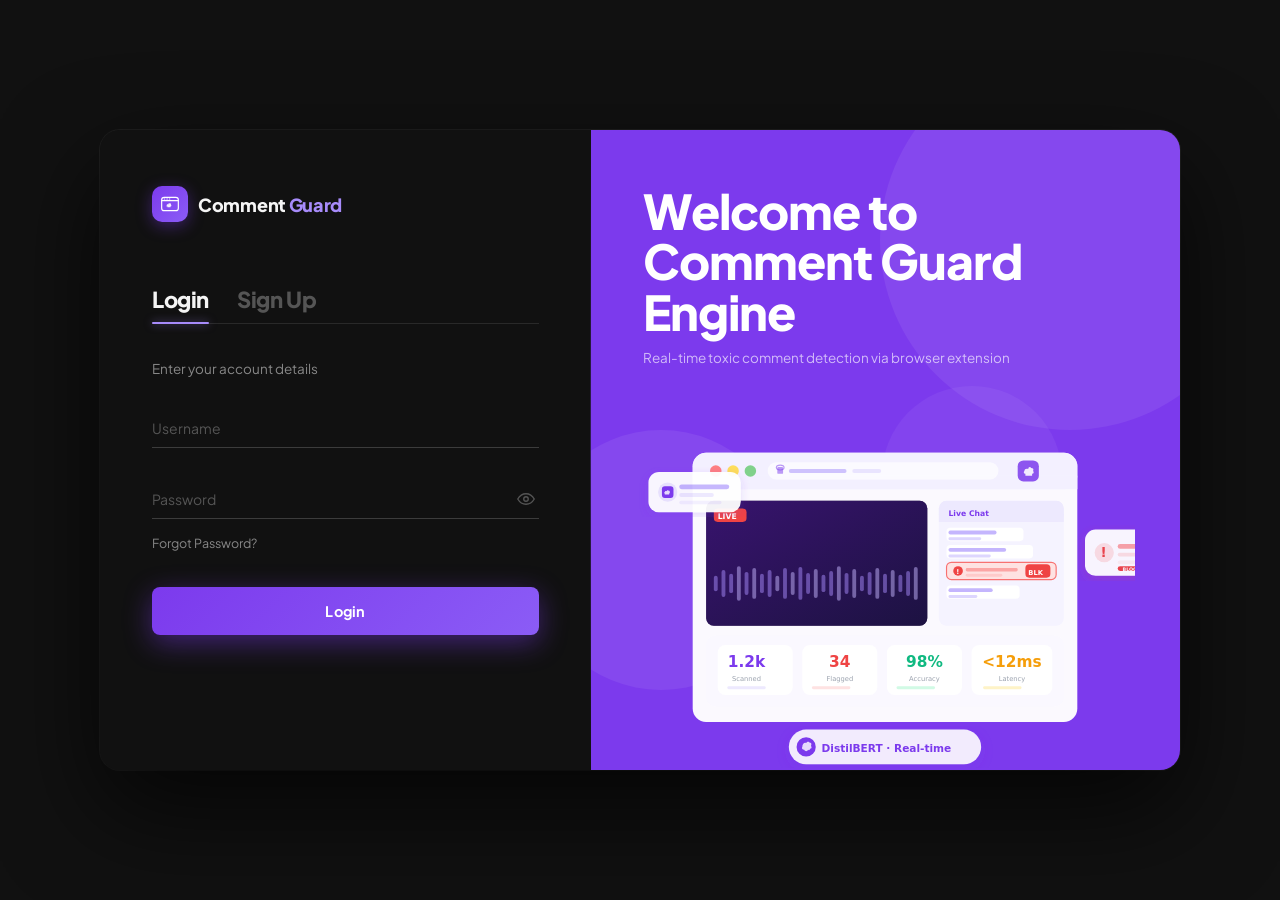
<file: frontend/index.html>
<!DOCTYPE html>
<html lang="en">
<head>
<meta charset="UTF-8">
<meta name="viewport" content="width=device-width, initial-scale=1.0">
<title>LiveStream Moderation Engine — Secure Access</title>
<link href="https://fonts.googleapis.com/css2?family=Plus+Jakarta+Sans:wght@300;400;500;600;700;800&display=swap" rel="stylesheet">
<style>
*, *::before, *::after { box-sizing: border-box; margin: 0; padding: 0; }

:root {
  --dark:    #111111;
  --dark2:   #1a1a1a;
  --dark3:   #222222;
  --purple:  #7c3aed;
  --purple2: #8b5cf6;
  --purple3: #a78bfa;
  --purple-bg: #7c3aed;
  --purple-light: #ede9fe;
  --text:    #f5f5f5;
  --text2:   #888888;
  --text3:   #555555;
  --border:  rgba(255,255,255,0.1);
  --input-border: rgba(255,255,255,0.18);
}

html, body {
  width: 100%; height: 100%;
  overflow: hidden;
  background: var(--dark);
  font-family: 'Plus Jakarta Sans', sans-serif;
  display: flex; align-items: center; justify-content: center;
}

.shell {
  width: min(1080px, 98vw);
  height: min(640px, 96vh);
  display: grid;
  grid-template-columns: 5fr 6fr;
  border-radius: 20px;
  overflow: hidden;
  box-shadow: 0 40px 100px rgba(0,0,0,0.7), 0 0 0 1px rgba(255,255,255,0.06);
  animation: shellIn 0.8s cubic-bezier(0.16,1,0.3,1) both;
}

@keyframes shellIn {
  from { opacity: 0; transform: translateY(40px) scale(0.97); }
  to   { opacity: 1; transform: translateY(0) scale(1); }
}

.left {
  background: var(--dark);
  padding: 56px 52px;
  display: flex;
  flex-direction: column;
  justify-content: space-between;
  position: relative;
}

.left::after {
  content: '';
  position: absolute;
  top: 0; right: 0; bottom: 0;
  width: 1px;
  background: linear-gradient(180deg, transparent, rgba(124,58,237,0.3) 50%, transparent);
}

.logo {
  display: flex; align-items: center; gap: 10px;
  animation: fadeUp 0.6s 0.1s ease both;
}

.logo-icon {
  width: 36px; height: 36px;
  background: linear-gradient(135deg, var(--purple), var(--purple2));
  border-radius: 10px;
  display: flex; align-items: center; justify-content: center;
  box-shadow: 0 4px 16px rgba(124,58,237,0.4);
}

.logo-icon svg { width: 20px; height: 20px; }

.logo-name {
  font-size: 18px;
  font-weight: 800;
  color: var(--text);
  letter-spacing: -0.3px;
}

.logo-name span { color: var(--purple3); }

.form-body {
  flex: 1;
  display: flex;
  flex-direction: column;
  justify-content: center;
  padding: 20px 0;
}

.form-sub {
  font-size: 13.5px;
  color: var(--text2);
  font-weight: 400;
  animation: fadeUp 0.6s 0.24s ease both;
}

.field {
  margin-bottom: 32px;
  position: relative;
  animation: fadeUp 0.6s ease both;
}
.field:nth-of-type(1) { animation-delay: 0.3s; }
.field:nth-of-type(2) { animation-delay: 0.38s; }

.field input {
  width: 100%;
  background: transparent;
  border: none;
  border-bottom: 1px solid var(--input-border);
  padding: 10px 40px 10px 0;
  color: var(--text);
  font-family: 'Plus Jakarta Sans', sans-serif;
  font-size: 14px;
  font-weight: 400;
  outline: none;
  transition: border-color 0.3s;
  caret-color: var(--purple3);
}

.field input::placeholder { color: var(--text3); font-weight: 400; }
.field input:focus { border-color: var(--purple3); }

.field-line {
  position: absolute;
  bottom: 0; left: 0;
  height: 1.5px;
  width: 0%;
  background: linear-gradient(90deg, var(--purple), var(--purple3));
  transition: width 0.35s cubic-bezier(0.4,0,0.2,1);
  border-radius: 2px;
  box-shadow: 0 0 8px rgba(124,58,237,0.5);
}

.field:focus-within .field-line { width: 100%; }

.eye-btn {
  position: absolute;
  right: 0; top: 50%; transform: translateY(-50%);
  background: none; border: none;
  cursor: pointer; padding: 4px;
  color: var(--text3);
  display: flex; align-items: center;
  transition: color 0.2s;
}
.eye-btn:hover { color: var(--purple3); }
.eye-btn svg { width: 18px; height: 18px; }

/* ── TABS ── */
.tabs {
  display: flex;
  gap: 0;
  margin-bottom: 36px;
  border-bottom: 1px solid var(--border);
  animation: fadeUp 0.6s 0.18s ease both;
}

.tab-btn {
  padding: 10px 0;
  margin-right: 28px;
  background: none;
  border: none;
  font-family: 'Plus Jakarta Sans', sans-serif;
  font-size: 22px;
  font-weight: 800;
  letter-spacing: -0.4px;
  color: var(--text3);
  cursor: pointer;
  position: relative;
  transition: color 0.25s;
}

.tab-btn.active { color: var(--text); }

.tab-btn::after {
  content: '';
  position: absolute;
  bottom: -1px; left: 0; right: 0;
  height: 2px;
  background: var(--purple3);
  border-radius: 2px;
  transform: scaleX(0);
  transition: transform 0.3s cubic-bezier(0.4,0,0.2,1);
  box-shadow: 0 0 8px rgba(167,139,250,0.6);
}
.tab-btn.active::after { transform: scaleX(1); }

.form-panel { display: none; flex-direction: column; }
.form-panel.active { display: flex; }

.forgot {
  display: block;
  font-size: 12.5px;
  color: var(--text2);
  font-weight: 400;
  text-decoration: none;
  margin-top: -16px;
  margin-bottom: 36px;
  cursor: pointer;
  width: fit-content;
  transition: color 0.2s;
}
.forgot:hover { color: var(--purple3); }

/* ── LOGIN BUTTON ── */
.login-btn {
  width: 100%;
  padding: 15px 24px;
  border: none;
  border-radius: 8px;
  cursor: pointer;
  font-family: 'Plus Jakarta Sans', sans-serif;
  font-size: 14.5px;
  font-weight: 700;
  letter-spacing: 0.02em;
  color: #fff;
  background: linear-gradient(135deg, var(--purple) 0%, var(--purple2) 100%);
  box-shadow: 0 8px 28px rgba(124,58,237,0.45);
  position: relative;
  overflow: hidden;
  transition: transform 0.15s, box-shadow 0.2s;
  animation: fadeUp 0.6s 0.52s ease both;
}
.login-btn::before {
  content: '';
  position: absolute;
  top: -50%; left: -75%;
  width: 50%; height: 200%;
  background: linear-gradient(105deg, transparent, rgba(255,255,255,0.18), transparent);
  transform: skewX(-20deg);
  transition: left 0.55s ease;
}
.login-btn:hover::before { left: 160%; }
.login-btn:hover { transform: translateY(-2px); box-shadow: 0 14px 36px rgba(124,58,237,0.55); }
.login-btn:active { transform: translateY(0); }

/* ── ERROR ── */
.error-msg {
  margin-top: 12px;
  font-size: 12px;
  color: #f87171;
  font-weight: 500;
  display: flex; align-items: center; gap: 6px;
  opacity: 0;
  transform: translateY(4px);
  transition: opacity 0.25s, transform 0.25s;
}
.error-msg.show { opacity: 1; transform: translateY(0); }

/* ── SIGNUP BUTTON ── */
.signup-submit-btn {
  width: 100%;
  padding: 15px 24px;
  border: none;
  border-radius: 8px;
  cursor: pointer;
  font-family: 'Plus Jakarta Sans', sans-serif;
  font-size: 14.5px;
  font-weight: 700;
  letter-spacing: 0.02em;
  color: #fff;
  background: linear-gradient(135deg, var(--purple) 0%, var(--purple2) 100%);
  box-shadow: 0 8px 28px rgba(124,58,237,0.45);
  position: relative;
  overflow: hidden;
  transition: transform 0.15s, box-shadow 0.2s;
  animation: fadeUp 0.6s 0.6s ease both;
}
.signup-submit-btn::before {
  content: '';
  position: absolute;
  top: -50%; left: -75%;
  width: 50%; height: 200%;
  background: linear-gradient(105deg, transparent, rgba(255,255,255,0.18), transparent);
  transform: skewX(-20deg);
  transition: left 0.55s ease;
}
.signup-submit-btn:hover::before { left: 160%; }
.signup-submit-btn:hover { transform: translateY(-2px); box-shadow: 0 14px 36px rgba(124,58,237,0.55); }
.signup-submit-btn:active { transform: translateY(0); }

.success-reg-msg {
  margin-top: 12px;
  font-size: 12px;
  color: #6ee7b7;
  font-weight: 500;
  display: flex; align-items: center; gap: 6px;
  opacity: 0;
  transform: translateY(4px);
  transition: opacity 0.25s, transform 0.25s;
}
.success-reg-msg.show { opacity: 1; transform: translateY(0); }

/* ══════════════════════════════
   RIGHT — PURPLE ILLUSTRATION PANEL
══════════════════════════════ */
.right {
  background: var(--purple-bg);
  position: relative;
  overflow: hidden;
  display: flex;
  flex-direction: column;
  padding: 56px 52px 0;
}

.blob {
  position: absolute;
  border-radius: 50%;
  background: rgba(255,255,255,0.07);
  pointer-events: none;
}
.blob1 { width: 380px; height: 380px; top: -80px; right: -80px; animation: blobDrift 9s ease-in-out infinite alternate; }
.blob2 { width: 260px; height: 260px; bottom: 80px; left: -60px; animation: blobDrift 12s ease-in-out infinite alternate-reverse; }
.blob3 { width: 180px; height: 180px; top: 40%; right: 20%; background: rgba(255,255,255,0.05); animation: blobDrift 7s ease-in-out infinite; }

@keyframes blobDrift {
  from { transform: translate(0, 0) scale(1); }
  to   { transform: translate(20px, 20px) scale(1.08); }
}

.right-content { position: relative; z-index: 2; }

.right-title {
  font-size: 48px;
  font-weight: 800;
  color: #fff;
  line-height: 1.05;
  letter-spacing: -1px;
  margin-bottom: 12px;
  animation: fadeUp 0.7s 0.25s ease both;
}

.right-sub {
  font-size: 13.5px;
  color: rgba(255,255,255,0.65);
  font-weight: 400;
  animation: fadeUp 0.7s 0.35s ease both;
}

.illo-wrap {
  position: absolute;
  bottom: 0; left: 0; right: 0;
  display: flex;
  justify-content: center;
  align-items: flex-end;
  pointer-events: none;
  animation: illoIn 0.9s 0.4s cubic-bezier(0.16,1,0.3,1) both;
  z-index: 3;
}

@keyframes illoIn {
  from { opacity: 0; transform: translateY(40px); }
  to   { opacity: 1; transform: translateY(0); }
}

.illo-wrap svg { width: 100%; max-width: 500px; height: auto; }

/* ── SUCCESS OVERLAY ── */
.success-overlay {
  position: absolute; inset: 0; z-index: 50;
  background: var(--dark);
  display: flex; flex-direction: column; align-items: center; justify-content: center; gap: 18px;
  opacity: 0; pointer-events: none;
  transition: opacity 0.5s;
  border-radius: 20px;
}
.success-overlay.show { opacity: 1; pointer-events: auto; }

.success-icon {
  width: 72px; height: 72px;
  background: linear-gradient(135deg, var(--purple), var(--purple2));
  border-radius: 50%;
  display: flex; align-items: center; justify-content: center;
  box-shadow: 0 0 40px rgba(124,58,237,0.5);
  animation: popIn 0.6s cubic-bezier(0.34,1.56,0.64,1) both;
}

@keyframes popIn {
  from { transform: scale(0); opacity: 0; }
  to   { transform: scale(1); opacity: 1; }
}

.success-icon svg { width: 34px; height: 34px; }
.success-title { font-size: 28px; font-weight: 800; color: var(--text); letter-spacing: -0.5px; }
.success-sub { font-size: 13px; color: var(--text2); font-weight: 400; }

/* ── KEYFRAMES ── */
@keyframes fadeUp {
  from { opacity: 0; transform: translateY(18px); }
  to   { opacity: 1; transform: translateY(0); }
}

@keyframes shake {
  0%,100% { transform: translateX(0); }
  15% { transform: translateX(-8px); }
  30% { transform: translateX(7px); }
  45% { transform: translateX(-5px); }
  60% { transform: translateX(4px); }
  75% { transform: translateX(-2px); }
}
.shake { animation: shake 0.5s ease; }

@media (max-width: 680px) {
  .shell { grid-template-columns: 1fr; height: auto; border-radius: 16px; }
  .right { display: none; }
  .left { padding: 40px 28px; }
  html, body { overflow: auto; align-items: flex-start; padding: 20px; }
}
</style>
</head>
<body>

<div class="shell" id="shell">

  <!-- ══ LEFT FORM PANEL ══ -->
  <div class="left">

    <div class="logo">
      <div class="logo-icon">
        <svg viewBox="0 0 24 24" fill="none">
          <rect x="2" y="4" width="20" height="16" rx="3" stroke="white" stroke-width="1.4"/>
          <path d="M2 8h20" stroke="white" stroke-width="1.4"/>
          <circle cx="5.5" cy="6" r="1" fill="white" opacity="0.7"/>
          <circle cx="8.5" cy="6" r="1" fill="white" opacity="0.7"/>
          <circle cx="11.5" cy="6" r="1" fill="white" opacity="0.7"/>
          <path d="M8 14 C8 12.5 9 12 10 12.5 C10 11 11 10.5 12 11.5 C13 11 14 12 13 13 C14 13.5 14 15 12.5 15 L12.5 16 L9 16 L9 15 C7.5 15 7.5 14 8 14Z" fill="white" opacity="0.9"/>
        </svg>
      </div>
      <div class="logo-name">Comment <span>Guard</span></div>
    </div>

    <div class="form-body">

      <div class="tabs">
        <button class="tab-btn active" id="tab-login" onclick="switchTab('login')">Login</button>
        <button class="tab-btn" id="tab-signup" onclick="switchTab('signup')">Sign Up</button>
      </div>

      <!-- ── LOGIN PANEL ── -->
      <div class="form-panel active" id="panel-login">
        <div class="form-sub" style="margin-bottom:32px">Enter your account details</div>

        <div class="field">
          <input type="text" id="username" placeholder="Username" autocomplete="off" spellcheck="false">
          <div class="field-line"></div>
        </div>

        <div class="field">
          <input type="password" id="password" placeholder="Password"
                 onkeydown="if(event.key==='Enter') doLogin()">
          <div class="field-line"></div>
          <button class="eye-btn" onclick="togglePwd()" type="button" tabindex="-1">
            <svg id="eye-icon" viewBox="0 0 24 24" fill="none" stroke="currentColor" stroke-width="1.8" stroke-linecap="round" stroke-linejoin="round">
              <path d="M1 12C1 12 5 5 12 5C19 5 23 12 23 12C23 12 19 19 12 19C5 19 1 12 1 12Z"/>
              <circle cx="12" cy="12" r="3"/>
            </svg>
          </button>
        </div>

        <a class="forgot" onclick="return false;">Forgot Password?</a>

        <button class="login-btn" onclick="doLogin()">Login</button>

        <div class="error-msg" id="error-msg">
          <svg width="14" height="14" viewBox="0 0 24 24" fill="none" stroke="currentColor" stroke-width="2">
            <circle cx="12" cy="12" r="10"/><line x1="12" y1="8" x2="12" y2="12"/><line x1="12" y1="16" x2="12.01" y2="16"/>
          </svg>
          Invalid credentials. Please try again.
        </div>
      </div>

      <!-- ── SIGN UP PANEL ── -->
      <div class="form-panel" id="panel-signup">
        <div class="form-sub" style="margin-bottom:28px">Create your account to get started</div>

        <div class="field">
          <input type="text" id="su-name" placeholder="Full Name" autocomplete="off" spellcheck="false">
          <div class="field-line"></div>
        </div>

        <div class="field">
          <input type="email" id="su-email" placeholder="Email Address" autocomplete="off">
          <div class="field-line"></div>
        </div>

        <div class="field">
          <input type="password" id="su-password" placeholder="Create Password"
                 onkeydown="if(event.key==='Enter') doSignup()">
          <div class="field-line"></div>
          <button class="eye-btn" onclick="toggleSuPwd()" type="button" tabindex="-1">
            <svg id="su-eye-icon" viewBox="0 0 24 24" fill="none" stroke="currentColor" stroke-width="1.8" stroke-linecap="round" stroke-linejoin="round">
              <path d="M1 12C1 12 5 5 12 5C19 5 23 12 23 12C23 12 19 19 12 19C5 19 1 12 1 12Z"/>
              <circle cx="12" cy="12" r="3"/>
            </svg>
          </button>
        </div>

        <button class="signup-submit-btn" onclick="doSignup()">Create Account</button>

        <div class="success-reg-msg" id="success-reg-msg">
          <svg width="14" height="14" viewBox="0 0 24 24" fill="none" stroke="currentColor" stroke-width="2">
            <polyline points="20 6 9 17 4 12"/>
          </svg>
          Account created! You can now log in.
        </div>
      </div>

    </div>

    <!-- Success overlay -->
    <div class="success-overlay" id="success-overlay">
      <div class="success-icon">
        <svg viewBox="0 0 24 24" fill="none" stroke="white" stroke-width="2.5" stroke-linecap="round" stroke-linejoin="round">
          <polyline points="20 6 9 17 4 12"/>
        </svg>
      </div>
      <div class="success-title">Access Granted</div>
      <div class="success-sub">Redirecting to moderation dashboard…</div>
    </div>
  </div>

  <!-- ══ RIGHT ILLUSTRATION PANEL ══ -->
  <div class="right">
    <div class="blob blob1"></div>
    <div class="blob blob2"></div>
    <div class="blob blob3"></div>

    <div class="right-content">
      <div class="right-title">Welcome to<br>Comment Guard Engine</div>
      <div class="right-sub">Real-time toxic comment detection via browser extension</div>
    </div>

    <div class="illo-wrap">
      <svg viewBox="0 0 520 390" fill="none" xmlns="http://www.w3.org/2000/svg">

        <!-- BROWSER WINDOW -->
        <rect x="60" y="60" width="400" height="280" rx="14" fill="white" opacity="0.97"/>
        <rect x="60" y="60" width="400" height="38" rx="14" fill="#f3f0ff"/>
        <rect x="60" y="84" width="400" height="14" fill="#f3f0ff"/>

        <!-- Traffic lights -->
        <circle cx="84" cy="79" r="6" fill="#ff6b6b" opacity="0.85"/>
        <circle cx="102" cy="79" r="6" fill="#ffd93d" opacity="0.85"/>
        <circle cx="120" cy="79" r="6" fill="#6bcb77" opacity="0.85"/>

        <!-- URL bar -->
        <rect x="138" y="70" width="240" height="18" rx="9" fill="white" opacity="0.7"/>
        <rect x="148" y="75" width="6" height="7" rx="1" fill="#7c3aed" opacity="0.5"/>
        <rect x="147" y="73" width="8" height="5" rx="4" fill="none" stroke="#7c3aed" stroke-width="1.2" opacity="0.5"/>
        <rect x="160" y="77" width="60" height="4" rx="2" fill="#c4b5fd" opacity="0.8"/>
        <rect x="226" y="77" width="30" height="4" rx="2" fill="#ddd6fe" opacity="0.6"/>

        <!-- Extension icon -->
        <g transform="translate(398, 68)" opacity="0.85">
          <rect width="22" height="22" rx="6" fill="#7c3aed"/>
          <path d="M7 11 C7 9 9 8 11 9 C11 7 13 6 14 8 C16 8 17 9 16 11 C17 12 17 14 15 14 L15 16 L8 16 L8 14 C6 14 6 12 7 11Z" fill="white" opacity="0.9"/>
        </g>

        <!-- LIVESTREAM VIDEO AREA -->
        <rect x="74" y="110" width="230" height="130" rx="8" fill="#1a0533"/>
        <rect x="74" y="110" width="230" height="130" rx="8" fill="url(#videoGrad)" opacity="0.6"/>
        <defs>
          <linearGradient id="videoGrad" x1="0" y1="0" x2="1" y2="1">
            <stop offset="0%" stop-color="#4c1d95"/>
            <stop offset="100%" stop-color="#1e1b4b"/>
          </linearGradient>
        </defs>
        <rect x="82" y="118" width="34" height="14" rx="4" fill="#ef4444"/>
        <text x="86" y="129" font-family="system-ui" font-size="8" font-weight="700" fill="white">LIVE</text>

        <!-- Waveform -->
        <g opacity="0.5">
          <rect x="82" y="188" width="4" height="16" rx="2" fill="#a78bfa"/>
          <rect x="90" y="182" width="4" height="28" rx="2" fill="#a78bfa"/>
          <rect x="98" y="186" width="4" height="20" rx="2" fill="#a78bfa"/>
          <rect x="106" y="178" width="4" height="36" rx="2" fill="#c4b5fd"/>
          <rect x="114" y="184" width="4" height="24" rx="2" fill="#a78bfa"/>
          <rect x="122" y="180" width="4" height="32" rx="2" fill="#c4b5fd"/>
          <rect x="130" y="186" width="4" height="20" rx="2" fill="#a78bfa"/>
          <rect x="138" y="182" width="4" height="28" rx="2" fill="#a78bfa"/>
          <rect x="146" y="188" width="4" height="16" rx="2" fill="#c4b5fd"/>
          <rect x="154" y="180" width="4" height="32" rx="2" fill="#a78bfa"/>
          <rect x="162" y="184" width="4" height="24" rx="2" fill="#c4b5fd"/>
          <rect x="170" y="179" width="4" height="34" rx="2" fill="#a78bfa"/>
          <rect x="178" y="185" width="4" height="22" rx="2" fill="#a78bfa"/>
          <rect x="186" y="181" width="4" height="30" rx="2" fill="#c4b5fd"/>
          <rect x="194" y="187" width="4" height="18" rx="2" fill="#a78bfa"/>
          <rect x="202" y="183" width="4" height="26" rx="2" fill="#a78bfa"/>
          <rect x="210" y="178" width="4" height="36" rx="2" fill="#c4b5fd"/>
          <rect x="218" y="185" width="4" height="22" rx="2" fill="#a78bfa"/>
          <rect x="226" y="181" width="4" height="30" rx="2" fill="#c4b5fd"/>
          <rect x="234" y="188" width="4" height="16" rx="2" fill="#a78bfa"/>
          <rect x="242" y="184" width="4" height="24" rx="2" fill="#a78bfa"/>
          <rect x="250" y="180" width="4" height="32" rx="2" fill="#c4b5fd"/>
          <rect x="258" y="186" width="4" height="20" rx="2" fill="#a78bfa"/>
          <rect x="266" y="182" width="4" height="28" rx="2" fill="#c4b5fd"/>
          <rect x="274" y="187" width="4" height="18" rx="2" fill="#a78bfa"/>
          <rect x="282" y="183" width="4" height="26" rx="2" fill="#a78bfa"/>
          <rect x="290" y="179" width="4" height="34" rx="2" fill="#c4b5fd"/>
        </g>

        <!-- CHAT / COMMENT FEED -->
        <rect x="316" y="110" width="130" height="130" rx="8" fill="#f5f3ff"/>
        <rect x="316" y="110" width="130" height="22" rx="8" fill="#ede9fe"/>
        <rect x="316" y="124" width="130" height="8" fill="#ede9fe"/>
        <text x="326" y="126" font-family="system-ui" font-size="8" font-weight="600" fill="#7c3aed">Live Chat</text>

        <rect x="324" y="138" width="80" height="14" rx="4" fill="white"/>
        <rect x="326" y="141" width="50" height="4" rx="2" fill="#c4b5fd"/>
        <rect x="326" y="148" width="34" height="3" rx="1.5" fill="#ddd6fe"/>

        <rect x="324" y="156" width="90" height="14" rx="4" fill="white"/>
        <rect x="326" y="159" width="60" height="4" rx="2" fill="#c4b5fd"/>
        <rect x="326" y="166" width="44" height="3" rx="1.5" fill="#ddd6fe"/>

        <!-- Toxic message -->
        <rect x="324" y="174" width="114" height="18" rx="5" fill="#fee2e2" stroke="#f87171" stroke-width="1.2"/>
        <circle cx="336" cy="183" r="5" fill="#ef4444"/>
        <text x="334" y="186" font-family="system-ui" font-size="7" font-weight="700" fill="white">!</text>
        <rect x="344" y="180" width="54" height="3.5" rx="1.5" fill="#fca5a5"/>
        <rect x="344" y="186" width="38" height="3" rx="1.5" fill="#fecaca"/>
        <rect x="406" y="176" width="26" height="14" rx="4" fill="#ef4444"/>
        <text x="409" y="187" font-family="system-ui" font-size="7" font-weight="700" fill="white">BLK</text>

        <rect x="324" y="198" width="76" height="14" rx="4" fill="white"/>
        <rect x="326" y="201" width="46" height="4" rx="2" fill="#c4b5fd"/>
        <rect x="326" y="208" width="30" height="3" rx="1.5" fill="#ddd6fe"/>

        <!-- STATS ROW -->
        <rect x="74" y="250" width="372" height="74" rx="10" fill="#faf8ff"/>

        <rect x="86" y="260" width="78" height="52" rx="8" fill="white"/>
        <text x="116" y="283" text-anchor="middle" font-family="system-ui" font-size="16" font-weight="800" fill="#7c3aed">1.2k</text>
        <text x="116" y="297" text-anchor="middle" font-family="system-ui" font-size="7" fill="#9ca3af">Scanned</text>
        <rect x="96" y="303" width="40" height="3" rx="1.5" fill="#ede9fe"/>

        <rect x="174" y="260" width="78" height="52" rx="8" fill="white"/>
        <text x="213" y="283" text-anchor="middle" font-family="system-ui" font-size="16" font-weight="800" fill="#ef4444">34</text>
        <text x="213" y="297" text-anchor="middle" font-family="system-ui" font-size="7" fill="#9ca3af">Flagged</text>
        <rect x="184" y="303" width="40" height="3" rx="1.5" fill="#fee2e2"/>

        <rect x="262" y="260" width="78" height="52" rx="8" fill="white"/>
        <text x="301" y="283" text-anchor="middle" font-family="system-ui" font-size="16" font-weight="800" fill="#10b981">98%</text>
        <text x="301" y="297" text-anchor="middle" font-family="system-ui" font-size="7" fill="#9ca3af">Accuracy</text>
        <rect x="272" y="303" width="40" height="3" rx="1.5" fill="#d1fae5"/>

        <rect x="350" y="260" width="84" height="52" rx="8" fill="white"/>
        <text x="392" y="283" text-anchor="middle" font-family="system-ui" font-size="16" font-weight="800" fill="#f59e0b">&lt;12ms</text>
        <text x="392" y="297" text-anchor="middle" font-family="system-ui" font-size="7" fill="#9ca3af">Latency</text>
        <rect x="362" y="303" width="40" height="3" rx="1.5" fill="#fef3c7"/>

        <!-- FLOATING BADGES -->
        <g transform="translate(14, 80)" opacity="0.95">
          <rect width="96" height="42" rx="11" fill="white" filter="url(#shadow1)"/>
          <defs><filter id="shadow1"><feDropShadow dx="0" dy="4" stdDeviation="6" flood-color="rgba(124,58,237,0.18)"/></filter></defs>
          <circle cx="20" cy="21" r="10" fill="#ede9fe"/>
          <rect x="14" y="15" width="12" height="12" rx="3" fill="#7c3aed"/>
          <path d="M17 21 C17 20 18 19.5 19 20 C19 19 20 18.5 21 19.5 C22 19.5 22.5 20 22 21 C22.5 21.5 22.5 22.5 21.5 22.5 L21.5 23.5 L17 23.5 L17 22.5 C16 22.5 16 21.5 17 21Z" fill="white" opacity="0.85"/>
          <rect x="32" y="13" width="52" height="5" rx="2.5" fill="#c4b5fd"/>
          <rect x="32" y="22" width="36" height="4" rx="2" fill="#ede9fe"/>
          <rect x="32" y="30" width="44" height="3.5" rx="1.75" fill="#f3f0ff"/>
        </g>

        <g transform="translate(468, 140)" opacity="0.95">
          <rect width="88" height="48" rx="11" fill="white" filter="url(#shadow2)"/>
          <defs><filter id="shadow2"><feDropShadow dx="0" dy="4" stdDeviation="6" flood-color="rgba(239,68,68,0.18)"/></filter></defs>
          <circle cx="20" cy="24" r="10" fill="#fee2e2"/>
          <text x="16" y="29" font-family="system-ui" font-size="14" font-weight="800" fill="#ef4444">!</text>
          <rect x="34" y="15" width="42" height="5" rx="2.5" fill="#fca5a5"/>
          <rect x="34" y="24" width="30" height="4" rx="2" fill="#fee2e2"/>
          <rect x="34" y="32" width="38" height="4" rx="2" fill="#fef2f2"/>
          <rect x="34" y="38" width="42" height="5" rx="2.5" fill="#ef4444"/>
          <text x="39" y="43" font-family="system-ui" font-size="5" font-weight="700" fill="white">BLOCKED</text>
        </g>

        <g transform="translate(160, 348)" opacity="0.9">
          <rect width="200" height="36" rx="18" fill="white" filter="url(#shadow3)"/>
          <defs><filter id="shadow3"><feDropShadow dx="0" dy="4" stdDeviation="8" flood-color="rgba(124,58,237,0.2)"/></filter></defs>
          <circle cx="18" cy="18" r="10" fill="#7c3aed"/>
          <path d="M14 18 C14 15 16 13 18 14 C19 12 21 12 22 14 C23 13 24 15 23 17 C24 18 24 20 22 20 C22 21 21 22 20 21 C19 23 17 23 16 21 C14 21 13 19 14 18Z" fill="white" opacity="0.9"/>
          <text x="34" y="23" font-family="system-ui" font-size="11" font-weight="700" fill="#7c3aed">DistilBERT · Real-time</text>
        </g>

      </svg>
    </div>
  </div>

</div>

<script>
function switchTab(tab) {
  document.getElementById('panel-login').classList.toggle('active', tab === 'login');
  document.getElementById('panel-signup').classList.toggle('active', tab === 'signup');
  document.getElementById('tab-login').classList.toggle('active', tab === 'login');
  document.getElementById('tab-signup').classList.toggle('active', tab === 'signup');
  document.querySelector('.right-title').innerHTML = tab === 'login' ? 'Welcome to<br>Moderation Engine' : 'Join the<br>Moderation Engine';
  document.querySelector('.right-sub').textContent = tab === 'login' ? 'Real-time toxic comment detection via browser extension' : 'Sign up to start moderating live streams in real time';
}

function doLogin() {
  const user = document.getElementById('username').value.trim();
  const pass = document.getElementById('password').value;
  const err = document.getElementById('error-msg');
  const shell = document.getElementById('shell');

  if (user && pass) {
    try { localStorage.setItem('lsm_user', user); } catch(e) {}
    document.getElementById('success-overlay').classList.add('show');
    setTimeout(function() {
      window.location.replace('dashboard.html');
    }, 1400);
  } else {
    err.classList.add('show');
    shell.classList.remove('shake');
    void shell.offsetWidth;
    shell.classList.add('shake');
    setTimeout(() => err.classList.remove('show'), 4000);
  }
}

function doSignup() {
  const name = document.getElementById('su-name').value.trim();
  const email = document.getElementById('su-email').value.trim();
  const pass = document.getElementById('su-password').value;
  const msg = document.getElementById('success-reg-msg');

  if (name && email && pass) {
    try { localStorage.setItem('lsm_user', name); } catch(e) {}
    msg.classList.add('show');
    setTimeout(function() {
      window.location.replace('dashboard.html');
    }, 2000);
  } else {
    const shell = document.getElementById('shell');
    shell.classList.remove('shake');
    void shell.offsetWidth;
    shell.classList.add('shake');
  }
}

function togglePwd() {
  const inp = document.getElementById('password');
  const icon = document.getElementById('eye-icon');
  if (inp.type === 'password') {
    inp.type = 'text';
    icon.innerHTML = `<path d="M17.94 17.94A10.07 10.07 0 0112 20c-7 0-11-8-11-8a18.45 18.45 0 015.06-5.94"/><path d="M9.9 4.24A9.12 9.12 0 0112 4c7 0 11 8 11 8a18.5 18.5 0 01-2.16 3.19"/><line x1="1" y1="1" x2="23" y2="23"/>`;
  } else {
    inp.type = 'password';
    icon.innerHTML = `<path d="M1 12C1 12 5 5 12 5C19 5 23 12 23 12C23 12 19 19 12 19C5 19 1 12 1 12Z"/><circle cx="12" cy="12" r="3"/>`;
  }
}

function toggleSuPwd() {
  const inp = document.getElementById('su-password');
  const icon = document.getElementById('su-eye-icon');
  if (inp.type === 'password') {
    inp.type = 'text';
    icon.innerHTML = `<path d="M17.94 17.94A10.07 10.07 0 0112 20c-7 0-11-8-11-8a18.45 18.45 0 015.06-5.94"/><path d="M9.9 4.24A9.12 9.12 0 0112 4c7 0 11 8 11 8a18.5 18.5 0 01-2.16 3.19"/><line x1="1" y1="1" x2="23" y2="23"/>`;
  } else {
    inp.type = 'password';
    icon.innerHTML = `<path d="M1 12C1 12 5 5 12 5C19 5 23 12 23 12C23 12 19 19 12 19C5 19 1 12 1 12Z"/><circle cx="12" cy="12" r="3"/>`;
  }
}
</script>
</body>
</html>
</file>
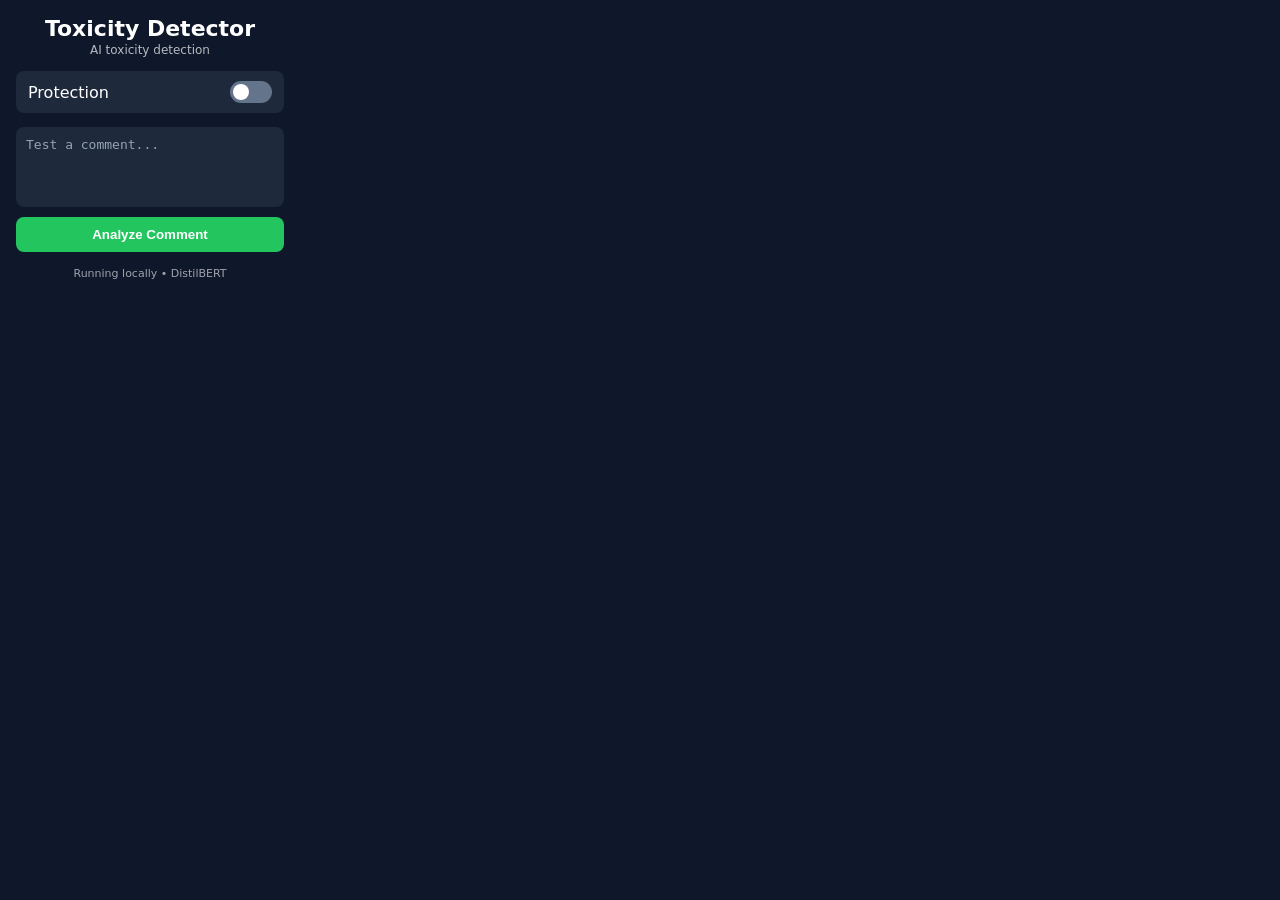
<file: ct-e/popup.html>
<!--<!DOCTYPE html>
<html>

<head>
<link rel="stylesheet" href="style.css">
</head>

<body>

<div class="container">

<h1>Toxic Shield</h1>

<textarea id="commentInput" placeholder="Type comment to test..."></textarea>

<button id="checkBtn">Check Toxicity</button>

<div id="result"></div>

<label class="switch">
<input type="checkbox" id="toggle">
<span class="slider"></span>
</label>

<p id="status">Protection Enabled</p>

</div>

<script src="popup.js"></script>

</body>

</html>

-->

<!DOCTYPE html>
<html>

<head>
<meta charset="UTF-8">
<link rel="stylesheet" href="style.css">
</head>

<body>

<div class="app">

<div class="header">
<h1>Toxicity Detector</h1>
<p class="tagline">AI toxicity detection</p>
</div>

<div class="toggle-section">

<span>Protection</span>

<label class="switch">
<input type="checkbox" id="toggle">
<span class="slider"></span>
</label>

</div>

<div class="test-box">

<textarea id="commentInput" placeholder="Test a comment..."></textarea>

<button id="checkBtn">Analyze Comment</button>

<div id="result"></div>

</div>

<div class="footer">
Running locally • DistilBERT
</div>

</div>

<script src="popup.js"></script>

</body>

</html>
</file>
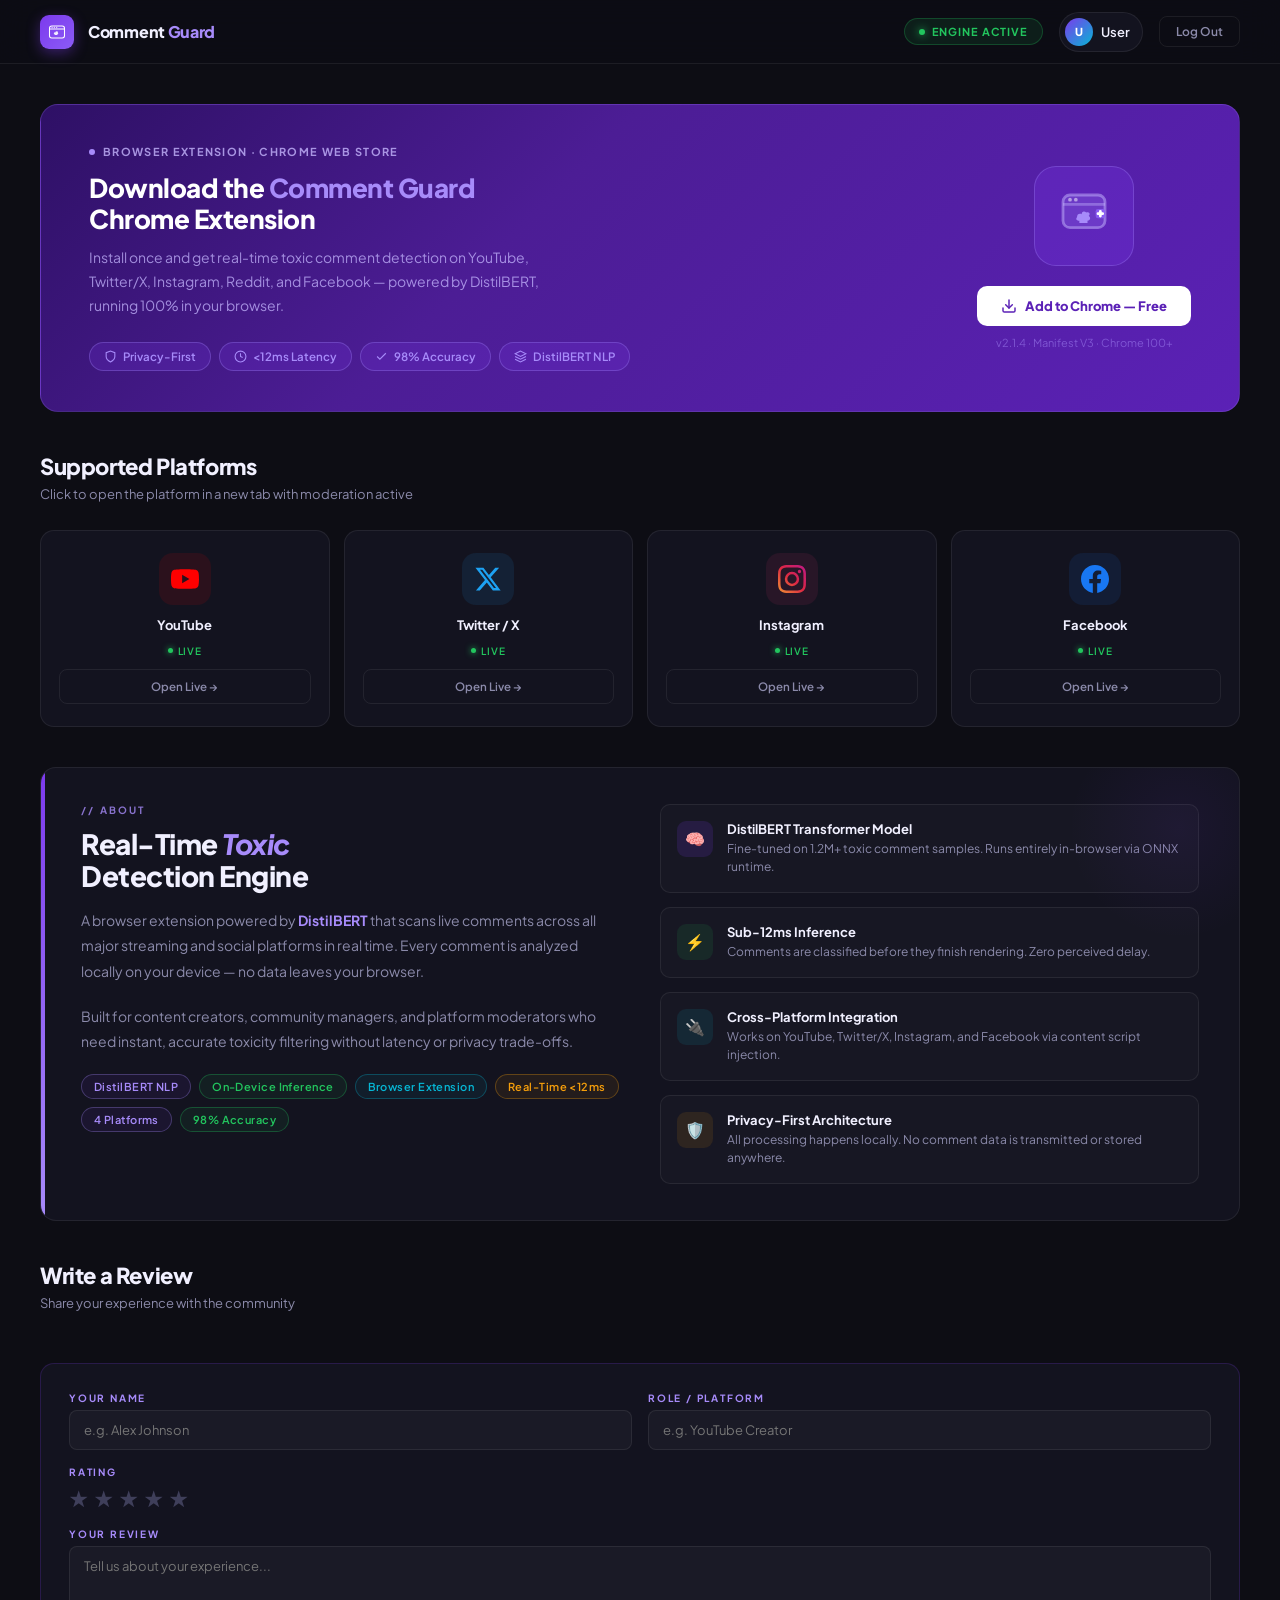
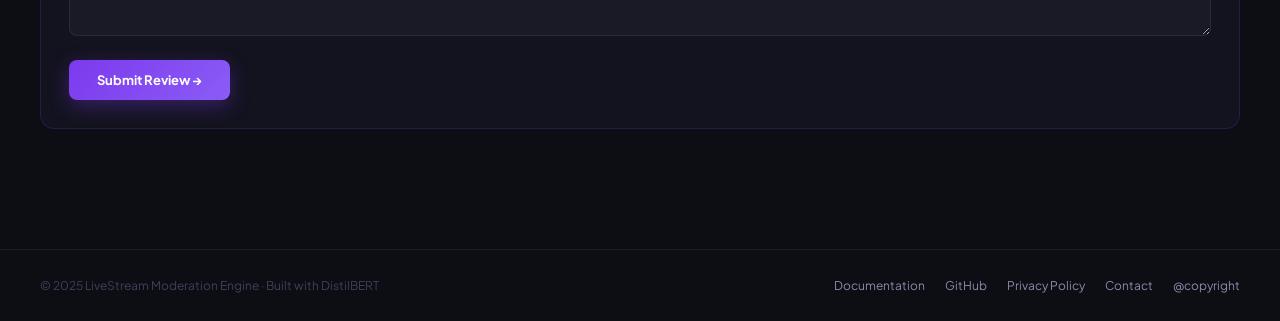
<file: frontend/dashboard.html>
<!DOCTYPE html>
<html lang="en">
<head>
<meta charset="UTF-8">
<meta name="viewport" content="width=device-width, initial-scale=1.0">
<title>LiveStream Moderation Engine — Dashboard</title>
<link href="https://fonts.googleapis.com/css2?family=Plus+Jakarta+Sans:wght@300;400;500;600;700;800&display=swap" rel="stylesheet">
<style>
*, *::before, *::after { box-sizing: border-box; margin: 0; padding: 0; }
:root {
  --bg: #0d0d14; --surface: #13131f; --surface2: #1a1a2e;
  --border: rgba(255,255,255,0.07);
  --purple: #7c3aed; --purple2: #8b5cf6; --purple3: #a78bfa;
  --purple-dim: rgba(124,58,237,0.12);
  --text: #f1f0ff; --text2: #8b8aaa; --text3: #3f3f5a;
  --green: #22c55e; --red: #ef4444; --amber: #f59e0b; --cyan: #06b6d4;
}
html { scroll-behavior: smooth; }
body { font-family: 'Plus Jakarta Sans', sans-serif; background: var(--bg); color: var(--text); min-height: 100vh; }
::-webkit-scrollbar { width: 6px; }
::-webkit-scrollbar-track { background: var(--bg); }
::-webkit-scrollbar-thumb { background: var(--purple); border-radius: 3px; }

.topbar {
  position: sticky; top: 0; z-index: 100;
  background: rgba(13,13,20,0.85); backdrop-filter: blur(20px);
  border-bottom: 1px solid var(--border); padding: 0 40px; height: 64px;
  display: flex; align-items: center; justify-content: space-between;
  animation: fadeDown 0.6s ease both;
}
@keyframes fadeDown { from { opacity: 0; transform: translateY(-16px); } to { opacity: 1; transform: translateY(0); } }
.topbar-left { display: flex; align-items: center; gap: 14px; }
.logo-icon {
  width: 34px; height: 34px;
  background: linear-gradient(135deg, var(--purple), var(--purple2));
  border-radius: 9px; display: flex; align-items: center; justify-content: center;
  box-shadow: 0 4px 14px rgba(124,58,237,0.4); flex-shrink: 0;
}
.logo-icon svg { width: 18px; height: 18px; }
.logo-name { font-size: 16px; font-weight: 800; color: var(--text); letter-spacing: -0.3px; }
.logo-name span { color: var(--purple3); }
.topbar-right { display: flex; align-items: center; gap: 16px; }
.live-badge {
  display: flex; align-items: center; gap: 7px; padding: 6px 14px; border-radius: 20px;
  background: rgba(34,197,94,0.1); border: 1px solid rgba(34,197,94,0.25);
  font-size: 11px; font-weight: 700; color: var(--green); letter-spacing: 0.08em; text-transform: uppercase;
}
.live-dot {
  width: 6px; height: 6px; border-radius: 50%;
  background: var(--green); box-shadow: 0 0 8px var(--green);
  animation: livePulse 1.5s ease-in-out infinite;
}
@keyframes livePulse { 0%,100% { opacity: 1; transform: scale(1); } 50% { opacity: 0.4; transform: scale(0.8); } }
.user-chip {
  display: flex; align-items: center; gap: 8px; padding: 5px 12px 5px 5px;
  border-radius: 20px; border: 1px solid var(--border); background: var(--surface);
  cursor: pointer; transition: border-color 0.2s;
}
.user-chip:hover { border-color: var(--purple3); }
.user-avatar {
  width: 28px; height: 28px; border-radius: 50%;
  background: linear-gradient(135deg, var(--purple), var(--cyan));
  display: flex; align-items: center; justify-content: center;
  font-size: 11px; font-weight: 800; color: white;
}
.user-name { font-size: 13px; font-weight: 600; color: var(--text); }
.logout-btn {
  padding: 7px 16px; border: 1px solid var(--border); border-radius: 8px;
  background: transparent; color: var(--text2); font-family: 'Plus Jakarta Sans', sans-serif;
  font-size: 12px; font-weight: 600; cursor: pointer; transition: border-color 0.2s, color 0.2s;
}
.logout-btn:hover { border-color: var(--purple3); color: var(--purple3); }

.page { max-width: 1280px; margin: 0 auto; padding: 40px 40px 80px; }
.section-title { font-size: 22px; font-weight: 800; color: var(--text); letter-spacing: -0.4px; margin-bottom: 6px; }
.section-sub { font-size: 13px; color: var(--text2); font-weight: 400; margin-bottom: 28px; }

.about-section { background: var(--surface); border: 1px solid var(--border); border-radius: 16px; padding: 36px 40px; margin-bottom: 40px; position: relative; overflow: hidden; animation: fadeUp 0.6s 0.2s ease both; }
.about-section::before { content: ''; position: absolute; top: 0; left: 0; width: 4px; height: 100%; background: linear-gradient(180deg, var(--purple), var(--purple3)); border-radius: 4px 0 0 4px; }
.about-glow { position: absolute; top: -60px; right: -60px; width: 240px; height: 240px; background: radial-gradient(circle, rgba(124,58,237,0.08), transparent 65%); pointer-events: none; }
.about-grid { display: grid; grid-template-columns: 1fr 1fr; gap: 40px; align-items: start; }
.about-eyebrow { font-size: 10px; font-weight: 700; letter-spacing: 0.22em; text-transform: uppercase; color: var(--purple3); margin-bottom: 12px; opacity: 0.8; }
.about-title { font-size: 28px; font-weight: 800; color: var(--text); letter-spacing: -0.5px; line-height: 1.15; margin-bottom: 16px; }
.about-title em { font-style: italic; color: var(--purple3); }
.about-desc { font-size: 14px; color: var(--text2); line-height: 1.8; font-weight: 400; margin-bottom: 20px; }
.about-tags { display: flex; flex-wrap: wrap; gap: 8px; }
.tag { padding: 5px 12px; border-radius: 20px; font-size: 11px; font-weight: 600; letter-spacing: 0.04em; border: 1px solid; }
.tag-purple { color: var(--purple3); border-color: rgba(167,139,250,0.3); background: rgba(124,58,237,0.08); }
.tag-green  { color: var(--green);   border-color: rgba(34,197,94,0.3);   background: rgba(34,197,94,0.07); }
.tag-cyan   { color: var(--cyan);    border-color: rgba(6,182,212,0.3);   background: rgba(6,182,212,0.07); }
.tag-amber  { color: var(--amber);   border-color: rgba(245,158,11,0.3);  background: rgba(245,158,11,0.07); }
.about-features { display: flex; flex-direction: column; gap: 14px; }
.feature-row { display: flex; align-items: flex-start; gap: 14px; padding: 16px; border-radius: 10px; background: rgba(255,255,255,0.02); border: 1px solid var(--border); transition: border-color 0.2s, background 0.2s; }
.feature-row:hover { border-color: rgba(124,58,237,0.25); background: var(--purple-dim); }
.feature-icon { width: 36px; height: 36px; border-radius: 9px; flex-shrink: 0; display: flex; align-items: center; justify-content: center; font-size: 16px; }
.feature-title { font-size: 13px; font-weight: 700; color: var(--text); margin-bottom: 3px; }
.feature-desc  { font-size: 12px; color: var(--text2); line-height: 1.5; }

.platforms-section { margin-bottom: 40px; animation: fadeUp 0.6s 0.3s ease both; }
.platforms-grid { display: grid; gap: 14px; }
.platform-card {
  background: var(--surface); border: 1px solid var(--border); border-radius: 14px; padding: 22px 18px;
  display: flex; flex-direction: column; align-items: center; gap: 12px;
  cursor: pointer; position: relative; overflow: hidden;
  transition: border-color 0.25s, transform 0.2s, box-shadow 0.25s; text-decoration: none;
}
.platform-card:hover { transform: translateY(-4px); border-color: var(--p-color); box-shadow: 0 8px 32px rgba(0,0,0,0.3); }
.platform-logo { width: 52px; height: 52px; border-radius: 14px; display: flex; align-items: center; justify-content: center; }
.platform-logo svg { width: 28px; height: 28px; }
.platform-name { font-size: 13px; font-weight: 700; color: var(--text); text-align: center; }
.platform-status { display: flex; align-items: center; gap: 5px; font-size: 10px; font-weight: 600; letter-spacing: 0.08em; text-transform: uppercase; }
.p-status-dot { width: 5px; height: 5px; border-radius: 50%; animation: livePulse 1.8s ease-in-out infinite; }
.status-live { color: var(--green); }
.status-live .p-status-dot { background: var(--green); box-shadow: 0 0 6px var(--green); }
.platform-btn { width: 100%; padding: 9px 14px; border: 1px solid var(--border); border-radius: 8px; background: transparent; color: var(--text2); font-family: 'Plus Jakarta Sans', sans-serif; font-size: 11.5px; font-weight: 600; cursor: pointer; }

.reviews-section { animation: fadeUp 0.6s 0.5s ease both; }
.review-card { background: var(--surface); border: 1px solid var(--border); border-radius: 14px; padding: 22px; transition: border-color 0.25s, transform 0.2s; }
.review-card:hover { border-color: rgba(124,58,237,0.3); transform: translateY(-2px); }
.review-top { display: flex; align-items: center; gap: 12px; margin-bottom: 14px; }
.reviewer-avatar { width: 40px; height: 40px; border-radius: 50%; flex-shrink: 0; display: flex; align-items: center; justify-content: center; font-size: 14px; font-weight: 800; color: white; }
.reviewer-name { font-size: 14px; font-weight: 700; color: var(--text); margin-bottom: 2px; }
.reviewer-role { font-size: 11px; color: var(--text2); }
.review-stars { display: flex; gap: 2px; margin-bottom: 10px; }
.review-star { font-size: 13px; }
.review-star.filled { color: var(--amber); }
.review-text { font-size: 13px; color: var(--text2); line-height: 1.7; }
.review-date { font-size: 11px; color: var(--text3); margin-top: 12px; }
.add-review-form { background: var(--surface); border: 1px solid rgba(124,58,237,0.2); border-radius: 14px; padding: 28px; margin-top: 24px; display: none; }
.add-review-form.open { display: block; }
.form-row { display: grid; grid-template-columns: 1fr 1fr; gap: 16px; margin-bottom: 16px; }
.form-field { display: flex; flex-direction: column; gap: 6px; }
.form-label { font-size: 10px; font-weight: 700; letter-spacing: 0.18em; text-transform: uppercase; color: var(--purple3); }
.form-input, .form-textarea { background: rgba(255,255,255,0.03); border: 1px solid rgba(255,255,255,0.08); border-radius: 8px; padding: 11px 14px; color: var(--text); font-family: 'Plus Jakarta Sans', sans-serif; font-size: 13px; outline: none; transition: border-color 0.25s; }
.form-input:focus, .form-textarea:focus { border-color: var(--purple3); }
.form-textarea { resize: vertical; min-height: 90px; }
.star-picker { display: flex; gap: 6px; }
.star-pick { font-size: 22px; cursor: pointer; color: var(--text3); transition: color 0.15s, transform 0.15s; }
.star-pick:hover, .star-pick.selected { color: var(--amber); }
.star-pick:hover { transform: scale(1.2); }
.submit-review-btn { padding: 12px 28px; border: none; border-radius: 8px; background: linear-gradient(135deg, var(--purple), var(--purple2)); color: white; font-family: 'Plus Jakarta Sans', sans-serif; font-size: 13px; font-weight: 700; cursor: pointer; box-shadow: 0 6px 20px rgba(124,58,237,0.35); transition: transform 0.15s, box-shadow 0.2s; margin-top: 4px; }
.submit-review-btn:hover { transform: translateY(-2px); box-shadow: 0 10px 28px rgba(124,58,237,0.45); }

/* EXTENSION BANNER */
.ext-banner { margin-bottom: 40px; border-radius: 18px; background: linear-gradient(135deg, #2e1065 0%, #4c1d95 40%, #5b21b6 100%); padding: 40px 48px; display: flex; align-items: center; justify-content: space-between; gap: 32px; position: relative; overflow: hidden; border: 1px solid rgba(167,139,250,0.2); animation: fadeUp 0.6s 0.05s ease both; }
.ext-eyebrow { display: flex; align-items: center; gap: 8px; font-size: 11px; font-weight: 700; letter-spacing: 0.12em; text-transform: uppercase; color: rgba(196,181,253,0.8); margin-bottom: 14px; }
.ext-eyebrow-dot { width: 6px; height: 6px; border-radius: 50%; background: var(--purple3); }
.ext-title { font-size: 26px; font-weight: 800; color: white; line-height: 1.2; letter-spacing: -0.5px; margin-bottom: 12px; }
.ext-title span { color: var(--purple3); }
.ext-desc { font-size: 14px; color: rgba(196,181,253,0.75); line-height: 1.7; max-width: 480px; margin-bottom: 24px; }
.ext-pills { display: flex; flex-wrap: wrap; gap: 8px; }
.ext-pill { display: flex; align-items: center; gap: 6px; padding: 6px 14px; border-radius: 20px; border: 1px solid rgba(167,139,250,0.3); background: rgba(124,58,237,0.2); font-size: 11.5px; font-weight: 600; color: var(--purple3); }
.ext-pill svg { width: 13px; height: 13px; flex-shrink: 0; }
.ext-right { display: flex; flex-direction: column; align-items: center; gap: 20px; flex-shrink: 0; }
.ext-icon-wrap { width: 100px; height: 100px; background: rgba(124,58,237,0.25); border-radius: 22px; border: 1px solid rgba(167,139,250,0.3); display: flex; align-items: center; justify-content: center; }
.ext-icon-wrap svg { width: 56px; height: 56px; }
.ext-btn-group { display: flex; flex-direction: column; gap: 10px; align-items: center; }
.ext-btn-primary { display: flex; align-items: center; gap: 8px; padding: 12px 24px; border-radius: 10px; background: white; color: #5b21b6; font-family: 'Plus Jakarta Sans', sans-serif; font-size: 13px; font-weight: 800; text-decoration: none; }
.ext-btn-primary svg { width: 16px; height: 16px; }
.ext-version { font-size: 11px; color: rgba(167,139,250,0.5); }

.footer { border-top: 1px solid var(--border); padding: 28px 40px; display: flex; align-items: center; justify-content: space-between; }
.footer-copy { font-size: 12px; color: var(--text3); }
.footer-links { display: flex; gap: 20px; }
.footer-link { font-size: 12px; color: var(--text2); text-decoration: none; }
.footer-link:hover { color: var(--purple3); }

@keyframes fadeUp { from { opacity: 0; transform: translateY(20px); } to { opacity: 1; transform: translateY(0); } }
</style>
</head>
<body>

<div class="topbar">
  <div class="topbar-left">
    <div class="logo-icon">
      <svg viewBox="0 0 24 24" fill="none"><rect x="2" y="4" width="20" height="16" rx="3" stroke="white" stroke-width="1.4"/><path d="M2 8h20" stroke="white" stroke-width="1.4"/><circle cx="5.5" cy="6" r="1" fill="white" opacity="0.7"/><circle cx="8.5" cy="6" r="1" fill="white" opacity="0.7"/><circle cx="11.5" cy="6" r="1" fill="white" opacity="0.7"/><path d="M8 14 C8 12.5 9 12 10 12.5 C10 11 11 10.5 12 11.5 C13 11 14 12 13 13 C14 13.5 14 15 12.5 15 L12.5 16 L9 16 L9 15 C7.5 15 7.5 14 8 14Z" fill="white" opacity="0.9"/></svg>
    </div>
    <div class="logo-name">Comment <span>Guard</span></div>
  </div>
  <div class="topbar-right">
    <div class="live-badge"><div class="live-dot"></div>Engine Active</div>
    <div class="user-chip">
      <div class="user-avatar" id="dash-avatar">U</div>
      <div class="user-name" id="dash-username">User</div>
    </div>
    <button class="logout-btn" onclick="window.location.href='index.html'">Log Out</button>
  </div>
</div>

<div class="page">

  <!-- EXTENSION BANNER -->
  <div class="ext-banner">
    <div class="ext-left">
      <div class="ext-eyebrow"><div class="ext-eyebrow-dot"></div>Browser Extension · Chrome Web Store</div>
      <div class="ext-title">Download the <span>Comment Guard</span><br>Chrome Extension</div>
      <div class="ext-desc">Install once and get real-time toxic comment detection on YouTube, Twitter/X, Instagram, Reddit, and Facebook — powered by DistilBERT, running 100% in your browser.</div>
      <div class="ext-pills">
        <div class="ext-pill"><svg viewBox="0 0 24 24" fill="none" stroke="currentColor" stroke-width="2"><path d="M12 22s8-4 8-10V5l-8-3-8 3v7c0 6 8 10 8 10z"/></svg>Privacy-First</div>
        <div class="ext-pill"><svg viewBox="0 0 24 24" fill="none" stroke="currentColor" stroke-width="2"><circle cx="12" cy="12" r="10"/><polyline points="12 6 12 12 16 14"/></svg>&lt;12ms Latency</div>
        <div class="ext-pill"><svg viewBox="0 0 24 24" fill="none" stroke="currentColor" stroke-width="2"><polyline points="20 6 9 17 4 12"/></svg>98% Accuracy</div>
        <div class="ext-pill"><svg viewBox="0 0 24 24" fill="none" stroke="currentColor" stroke-width="2"><path d="M12 2L2 7l10 5 10-5-10-5z"/><path d="M2 17l10 5 10-5"/><path d="M2 12l10 5 10-5"/></svg>DistilBERT NLP</div>
      </div>
    </div>
    <div class="ext-right">
      <div class="ext-icon-wrap">
        <svg viewBox="0 0 24 24" fill="none"><rect x="3" y="3" width="18" height="14" rx="3" fill="rgba(167,139,250,0.2)" stroke="rgba(196,181,253,0.5)" stroke-width="1.2"/><path d="M3 7h18" stroke="rgba(196,181,253,0.4)" stroke-width="1.2"/><circle cx="6" cy="5" r="0.8" fill="rgba(255,255,255,0.5)"/><circle cx="8.5" cy="5" r="0.8" fill="rgba(255,255,255,0.5)"/><path d="M9 12.5C9 11.2 10 10.8 11 11.2C11 10.1 12 9.7 13 10.5C14 10.2 15 11 14 12C15 12.5 14.8 14 13.5 14L13.5 15L10 15L10 14C8.5 14 8.5 13 9 12.5Z" fill="#a78bfa"/><rect x="17" y="9" width="4" height="4" rx="1" fill="#8b5cf6" opacity="0.9"/><path d="M18 11h2M19 10v2" stroke="white" stroke-width="1.2" stroke-linecap="round"/></svg>
      </div>
      <div class="ext-btn-group">
        <a class="ext-btn-primary" href="extension.zip" download>
          <svg viewBox="0 0 24 24" fill="none" stroke="currentColor" stroke-width="2.2" stroke-linecap="round" stroke-linejoin="round"><path d="M21 15v4a2 2 0 0 1-2 2H5a2 2 0 0 1-2-2v-4"/><polyline points="7 10 12 15 17 10"/><line x1="12" y1="15" x2="12" y2="3"/></svg>
          Add to Chrome — Free
        </a>
        <div class="ext-version">v2.1.4 · Manifest V3 · Chrome 100+</div>
      </div>
    </div>
  </div>

  <!-- PLATFORMS -->
  <div class="platforms-section">
    <div class="section-title">Supported Platforms</div>
    <div class="section-sub">Click to open the platform in a new tab with moderation active</div>
    <div class="platforms-grid" style="grid-template-columns: repeat(4, 1fr)">
      <a class="platform-card" href="https://youtube.com" target="_blank" style="--p-color:#ff0000">
        <div class="platform-logo" style="background:rgba(255,0,0,0.1)">
          <svg viewBox="0 0 24 24" fill="#ff0000"><path d="M23.498 6.186a3.016 3.016 0 0 0-2.122-2.136C19.505 3.545 12 3.545 12 3.545s-7.505 0-9.377.505A3.017 3.017 0 0 0 .502 6.186C0 8.07 0 12 0 12s0 3.93.502 5.814a3.016 3.016 0 0 0 2.122 2.136c1.871.505 9.376.505 9.376.505s7.505 0 9.377-.505a3.015 3.015 0 0 0 2.122-2.136C24 15.93 24 12 24 12s0-3.93-.502-5.814zM9.545 15.568V8.432L15.818 12l-6.273 3.568z"/></svg>
        </div>
        <div class="platform-name">YouTube</div>
        <div class="platform-status status-live"><div class="p-status-dot"></div>Live</div>
        <button class="platform-btn" onclick="event.preventDefault(); window.open('https://youtube.com','_blank')">Open Live →</button>
      </a>
      <a class="platform-card" href="https://twitter.com" target="_blank" style="--p-color:#1da1f2">
        <div class="platform-logo" style="background:rgba(29,161,242,0.1)">
          <svg viewBox="0 0 24 24" fill="#1da1f2"><path d="M18.244 2.25h3.308l-7.227 8.26 8.502 11.24H16.17l-5.214-6.817L4.99 21.75H1.68l7.73-8.835L1.254 2.25H8.08l4.713 6.231zm-1.161 17.52h1.833L7.084 4.126H5.117z"/></svg>
        </div>
        <div class="platform-name">Twitter / X</div>
        <div class="platform-status status-live"><div class="p-status-dot"></div>Live</div>
        <button class="platform-btn" onclick="event.preventDefault(); window.open('https://twitter.com','_blank')">Open Live →</button>
      </a>
      <a class="platform-card" href="https://instagram.com" target="_blank" style="--p-color:#e1306c">
        <div class="platform-logo" style="background:rgba(225,48,108,0.1)">
          <svg viewBox="0 0 24 24" fill="url(#igGrad)">
            <defs><linearGradient id="igGrad" x1="0%" y1="100%" x2="100%" y2="0%"><stop offset="0%" stop-color="#f09433"/><stop offset="50%" stop-color="#dc2743"/><stop offset="100%" stop-color="#bc1888"/></linearGradient></defs>
            <path d="M12 2.163c3.204 0 3.584.012 4.85.07 3.252.148 4.771 1.691 4.919 4.919.058 1.265.069 1.645.069 4.849 0 3.205-.012 3.584-.069 4.849-.149 3.225-1.664 4.771-4.919 4.919-1.266.058-1.644.07-4.85.07-3.204 0-3.584-.012-4.849-.07-3.26-.149-4.771-1.699-4.919-4.92-.058-1.265-.07-1.644-.07-4.849 0-3.204.013-3.583.07-4.849.149-3.227 1.664-4.771 4.919-4.919 1.266-.057 1.645-.069 4.849-.069zM12 0C8.741 0 8.333.014 7.053.072 2.695.272.273 2.69.073 7.052.014 8.333 0 8.741 0 12c0 3.259.014 3.668.072 4.948.2 4.358 2.618 6.78 6.98 6.98C8.333 23.986 8.741 24 12 24c3.259 0 3.668-.014 4.948-.072 4.354-.2 6.782-2.618 6.979-6.98.059-1.28.073-1.689.073-4.948 0-3.259-.014-3.667-.072-4.947-.196-4.354-2.617-6.78-6.979-6.98C15.668.014 15.259 0 12 0zm0 5.838a6.162 6.162 0 1 0 0 12.324 6.162 6.162 0 0 0 0-12.324zM12 16a4 4 0 1 1 0-8 4 4 0 0 1 0 8zm6.406-11.845a1.44 1.44 0 1 0 0 2.881 1.44 1.44 0 0 0 0-2.881z"/>
          </svg>
        </div>
        <div class="platform-name">Instagram</div>
        <div class="platform-status status-live"><div class="p-status-dot"></div>Live</div>
        <button class="platform-btn" onclick="event.preventDefault(); window.open('https://instagram.com','_blank')">Open Live →</button>
      </a>
      <a class="platform-card" href="https://facebook.com/live" target="_blank" style="--p-color:#1877f2">
        <div class="platform-logo" style="background:rgba(24,119,242,0.1)">
          <svg viewBox="0 0 24 24" fill="#1877f2"><path d="M24 12.073c0-6.627-5.373-12-12-12s-12 5.373-12 12c0 5.99 4.388 10.954 10.125 11.854v-8.385H7.078v-3.47h3.047V9.43c0-3.007 1.792-4.669 4.533-4.669 1.312 0 2.686.235 2.686.235v2.953H15.83c-1.491 0-1.956.925-1.956 1.874v2.25h3.328l-.532 3.47h-2.796v8.385C19.612 23.027 24 18.062 24 12.073z"/></svg>
        </div>
        <div class="platform-name">Facebook</div>
        <div class="platform-status status-live"><div class="p-status-dot"></div>Live</div>
        <button class="platform-btn" onclick="event.preventDefault(); window.open('https://facebook.com/live','_blank')">Open Live →</button>
      </a>
    </div>
  </div>

  <!-- ABOUT -->
  <div class="about-section" style="animation: fadeUp 0.6s 0.15s ease both">
    <div class="about-glow"></div>
    <div class="about-grid">
      <div>
        <div class="about-eyebrow">// About</div>
        <div class="about-title">Real-Time <em>Toxic</em><br>Detection Engine</div>
        <p class="about-desc">A browser extension powered by <strong style="color:var(--purple3)">DistilBERT</strong> that scans live comments across all major streaming and social platforms in real time. Every comment is analyzed locally on your device — no data leaves your browser.</p>
        <p class="about-desc">Built for content creators, community managers, and platform moderators who need instant, accurate toxicity filtering without latency or privacy trade-offs.</p>
        <div class="about-tags">
          <span class="tag tag-purple">DistilBERT NLP</span>
          <span class="tag tag-green">On-Device Inference</span>
          <span class="tag tag-cyan">Browser Extension</span>
          <span class="tag tag-amber">Real-Time &lt;12ms</span>
          <span class="tag tag-purple">4 Platforms</span>
          <span class="tag tag-green">98% Accuracy</span>
        </div>
      </div>
      <div class="about-features">
        <div class="feature-row"><div class="feature-icon" style="background:rgba(124,58,237,0.15)">🧠</div><div><div class="feature-title">DistilBERT Transformer Model</div><div class="feature-desc">Fine-tuned on 1.2M+ toxic comment samples. Runs entirely in-browser via ONNX runtime.</div></div></div>
        <div class="feature-row"><div class="feature-icon" style="background:rgba(34,197,94,0.1)">⚡</div><div><div class="feature-title">Sub-12ms Inference</div><div class="feature-desc">Comments are classified before they finish rendering. Zero perceived delay.</div></div></div>
        <div class="feature-row"><div class="feature-icon" style="background:rgba(6,182,212,0.1)">🔌</div><div><div class="feature-title">Cross-Platform Integration</div><div class="feature-desc">Works on YouTube, Twitter/X, Instagram, and Facebook via content script injection.</div></div></div>
        <div class="feature-row"><div class="feature-icon" style="background:rgba(245,158,11,0.1)">🛡️</div><div><div class="feature-title">Privacy-First Architecture</div><div class="feature-desc">All processing happens locally. No comment data is transmitted or stored anywhere.</div></div></div>
      </div>
    </div>
  </div>

  <!-- WRITE A REVIEW -->
  <div class="reviews-section" id="reviews" style="margin-bottom:40px">
    <div class="section-title">Write a Review</div>
    <div class="section-sub">Share your experience with the community</div>
    <div id="reviews-grid" style="display:grid;grid-template-columns:repeat(3,1fr);gap:16px;margin-bottom:24px"></div>
    <div class="add-review-form open" id="review-form">
      <div class="form-row">
        <div class="form-field"><label class="form-label">Your Name</label><input class="form-input" id="rv-name" placeholder="e.g. Alex Johnson" type="text"></div>
        <div class="form-field"><label class="form-label">Role / Platform</label><input class="form-input" id="rv-role" placeholder="e.g. YouTube Creator" type="text"></div>
      </div>
      <div class="form-field" style="margin-bottom:16px">
        <label class="form-label">Rating</label>
        <div class="star-picker"><span class="star-pick" onclick="setRating(1)">★</span><span class="star-pick" onclick="setRating(2)">★</span><span class="star-pick" onclick="setRating(3)">★</span><span class="star-pick" onclick="setRating(4)">★</span><span class="star-pick" onclick="setRating(5)">★</span></div>
      </div>
      <div class="form-field" style="margin-bottom:20px">
        <label class="form-label">Your Review</label>
        <textarea class="form-textarea" id="rv-text" placeholder="Tell us about your experience..."></textarea>
      </div>
      <button class="submit-review-btn" onclick="submitReview()">Submit Review →</button>
    </div>
  </div>
</div>

<div class="footer">
  <div class="footer-copy">© 2025 LiveStream Moderation Engine · Built with DistilBERT</div>
  <div class="footer-links">
    <a class="footer-link" href="#">Documentation</a>
    <a class="footer-link" href="#">GitHub</a>
    <a class="footer-link" href="#">Privacy Policy</a>
    <a class="footer-link" href="#">Contact</a>
    <a class="footer-link" href="#">@copyright</a>
  </div>
</div>

<script>
window.addEventListener('DOMContentLoaded', () => {
  const name = localStorage.getItem('lsm_user') || 'User';
  document.getElementById('dash-username').textContent = name;
  document.getElementById('dash-avatar').textContent = name[0].toUpperCase();
});

let selectedRating = 0;
function setRating(n) {
  selectedRating = n;
  document.querySelectorAll('.star-pick').forEach((s, i) => s.classList.toggle('selected', i < n));
}

function submitReview() {
  const name = document.getElementById('rv-name').value.trim();
  const role = document.getElementById('rv-role').value.trim();
  const text = document.getElementById('rv-text').value.trim();
  if (!name || !text || !selectedRating) { alert('Please fill in your name, write a review, and select a rating.'); return; }
  const colors = ['#7c3aed','#0077b5','#e1306c','#10b981','#f59e0b','#06b6d4'];
  const col = colors[Math.floor(Math.random() * colors.length)];
  const stars = Array.from({length:5}, (_,i) => `<span class="review-star ${i < selectedRating ? 'filled' : ''}" style="${i >= selectedRating ? 'color:var(--text3)' : ''}">★</span>`).join('');
  const date = new Date().toLocaleString('default', { month: 'long', year: 'numeric' });
  const card = document.createElement('div');
  card.className = 'review-card';
  card.style.animation = 'fadeUp 0.5s ease both';
  card.innerHTML = `<div class="review-top"><div class="reviewer-avatar" style="background:${col}">${name[0].toUpperCase()}</div><div><div class="reviewer-name">${name}</div><div class="reviewer-role">${role || 'Community Member'}</div></div></div><div class="review-stars">${stars}</div><div class="review-text">"${text}"</div><div class="review-date">${date}</div>`;
  document.getElementById('reviews-grid').prepend(card);
  document.getElementById('rv-name').value = '';
  document.getElementById('rv-role').value = '';
  document.getElementById('rv-text').value = '';
  setRating(0);
}
</script>
</body>
</html>
</file>
<file: ct-e/style.css>
/*body{

background:#0f172a;
color:white;
font-family:Arial;
width:280px;
margin:0;

}

.container{

padding:20px;
text-align:center;

}

textarea{

width:100%;
height:70px;
margin-bottom:10px;
border-radius:6px;
border:none;
padding:8px;

}

button{

width:100%;
background:#22c55e;
border:none;
padding:8px;
border-radius:6px;
cursor:pointer;
margin-bottom:10px;

}

#result{

margin-top:10px;
font-size:14px;

}

.switch{

position:relative;
display:inline-block;
width:50px;
height:26px;

}

.switch input{

opacity:0;

}

.slider{

position:absolute;
cursor:pointer;
top:0;
left:0;
right:0;
bottom:0;
background:#ccc;
border-radius:34px;

}

.slider:before{

position:absolute;
content:"";
height:20px;
width:20px;
left:3px;
bottom:3px;
background:white;
transition:0.4s;
border-radius:50%;

}

input:checked + .slider{

background:#22c55e;

}

input:checked + .slider:before{

transform:translateX(24px);

}*/



body{

margin:0;
font-family:system-ui, -apple-system, BlinkMacSystemFont, sans-serif;
background:#0f172a;
color:white;
width:300px;

}

.app{

padding:16px;
box-sizing:border-box;

}

.header{

text-align:center;
margin-bottom:14px;

}

.header h1{

margin:0;
font-size:22px;
font-weight:600;

}

.tagline{

font-size:12px;
opacity:0.7;
margin-top:2px;

}

.toggle-section{

display:flex;
justify-content:space-between;
align-items:center;
background:#1e293b;
padding:10px 12px;
border-radius:8px;
margin-bottom:14px;

}

/* FIXED TEXT AREA */

textarea{

width:100%;
height:80px;
border:none;
border-radius:8px;
padding:10px;
resize:none;

background:#1e293b;
color:white;

box-sizing:border-box;
display:block;

margin-bottom:10px;

font-size:13px;

}

textarea::placeholder{

color:#94a3b8;

}

button{

width:100%;
border:none;
border-radius:8px;
padding:10px;
background:#22c55e;
color:white;
font-weight:600;
cursor:pointer;
transition:0.2s;

box-sizing:border-box;

}

button:hover{

background:#16a34a;

}

#result{

margin-top:10px;
font-size:13px;
text-align:center;

}

.footer{

text-align:center;
font-size:11px;
opacity:0.6;
margin-top:15px;

}

/* Toggle Switch */

.switch{

position:relative;
display:inline-block;
width:42px;
height:22px;

}

.switch input{

opacity:0;

}

.slider{

position:absolute;
cursor:pointer;
top:0;
left:0;
right:0;
bottom:0;
background:#64748b;
border-radius:30px;
transition:0.3s;

}

.slider:before{

position:absolute;
content:"";
height:16px;
width:16px;
left:3px;
bottom:3px;
background:white;
transition:0.3s;
border-radius:50%;

}

input:checked + .slider{

background:#22c55e;

}

input:checked + .slider:before{

transform:translateX(20px);

}
</file>
